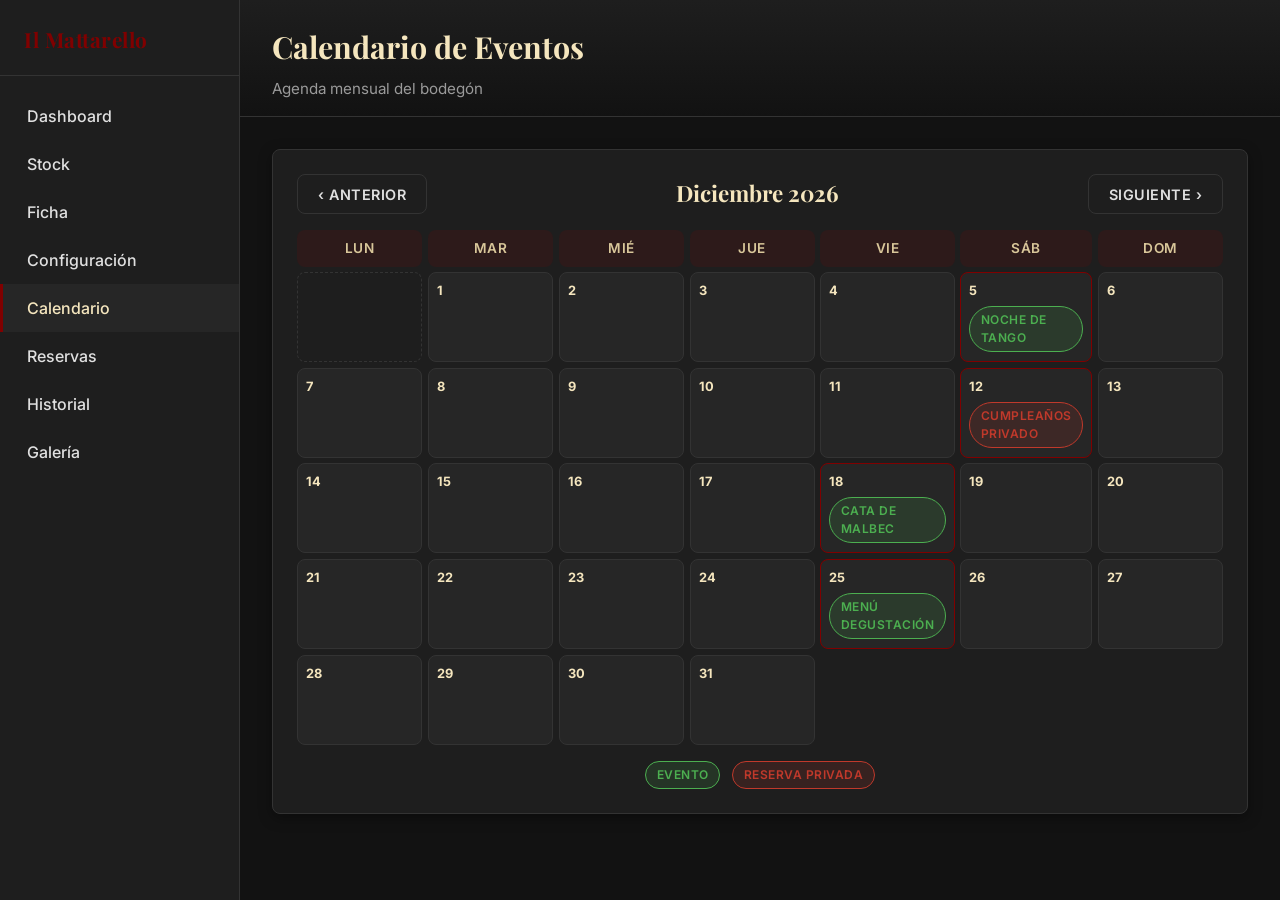
<file: calendario.html>
<!DOCTYPE html>
<html lang="es">
<head>
  <meta charset="UTF-8" />
  <meta name="viewport" content="width=device-width, initial-scale=1.0" />
  <title>Il Mattarello — Calendario</title>
  <link rel="stylesheet" href="styles.css" />
</head>
<body class="page page--calendario">
  <header class="header">
    <h1 class="header__title">Calendario de Eventos</h1>
    <p class="header__subtitle">Agenda mensual del bodegón</p>
  </header>

  <nav class="nav">
    <ul class="nav__list">
      <li class="nav__item"><a class="nav__link" href="index.html">Dashboard</a></li>
      <li class="nav__item"><a class="nav__link" href="inventario.html">Stock</a></li>
      <li class="nav__item"><a class="nav__link" href="perfil.html">Ficha</a></li>
      <li class="nav__item"><a class="nav__link" href="configuracion.html">Configuración</a></li>
      <li class="nav__item"><a class="nav__link nav__link--active" href="calendario.html">Calendario</a></li>
      <li class="nav__item"><a class="nav__link" href="reservas.html">Reservas</a></li>
      <li class="nav__item"><a class="nav__link" href="movimientos.html">Historial</a></li>
      <li class="nav__item"><a class="nav__link" href="galeria.html">Galería</a></li>
    </ul>
  </nav>

  <main class="main">
    <section class="calendario">
      <div class="calendario__toolbar">
        <button class="btn btn--secondary" id="btn-prev">‹ Anterior</button>
        <h2 class="calendario__titulo" id="calendario-titulo"></h2>
        <button class="btn btn--secondary" id="btn-next">Siguiente ›</button>
      </div>
      <div class="calendario__grid" id="calendario-grid"></div>
      <div class="calendario__leyenda">
        <span class="badge badge--ok">Evento</span>
        <span class="badge badge--bajo">Reserva privada</span>
      </div>
    </section>
  </main>

  <script>
    const eventos = {
      5: { tipo: "ok", titulo: "Noche de Tango" },
      12: { tipo: "bajo", titulo: "Cumpleaños privado" },
      18: { tipo: "ok", titulo: "Cata de Malbec" },
      25: { tipo: "ok", titulo: "Menú Degustación" },
    };

    const meses = ["Enero","Febrero","Marzo","Abril","Mayo","Junio","Julio","Agosto","Septiembre","Octubre","Noviembre","Diciembre"];
    const dias = ["Lun","Mar","Mié","Jue","Vie","Sáb","Dom"];
    let cursor = new Date();
    cursor.setDate(1);

    function render() {
      document.getElementById("calendario-titulo").textContent = `${meses[cursor.getMonth()]} ${cursor.getFullYear()}`;
      const grid = document.getElementById("calendario-grid");
      grid.innerHTML = "";
      dias.forEach(d => grid.insertAdjacentHTML("beforeend", `<div class="calendario__dia-header">${d}</div>`));
      const first = (new Date(cursor.getFullYear(), cursor.getMonth(), 1).getDay() + 6) % 7;
      const last = new Date(cursor.getFullYear(), cursor.getMonth()+1, 0).getDate();
      for (let i=0; i<first; i++) grid.insertAdjacentHTML("beforeend", `<div class="calendario__dia calendario__dia--vacio"></div>`);
      for (let d=1; d<=last; d++) {
        const ev = eventos[d];
        grid.insertAdjacentHTML("beforeend", `
          <div class="calendario__dia ${ev ? 'calendario__dia--evento' : ''}">
            <span class="calendario__numero">${d}</span>
            ${ev ? `<span class="badge badge--${ev.tipo}">${ev.titulo}</span>` : ""}
          </div>`);
      }
    }
    document.getElementById("btn-prev").onclick = () => { cursor.setMonth(cursor.getMonth()-1); render(); };
    document.getElementById("btn-next").onclick = () => { cursor.setMonth(cursor.getMonth()+1); render(); };
    render();
  </script>
</body>
</html>
</file>
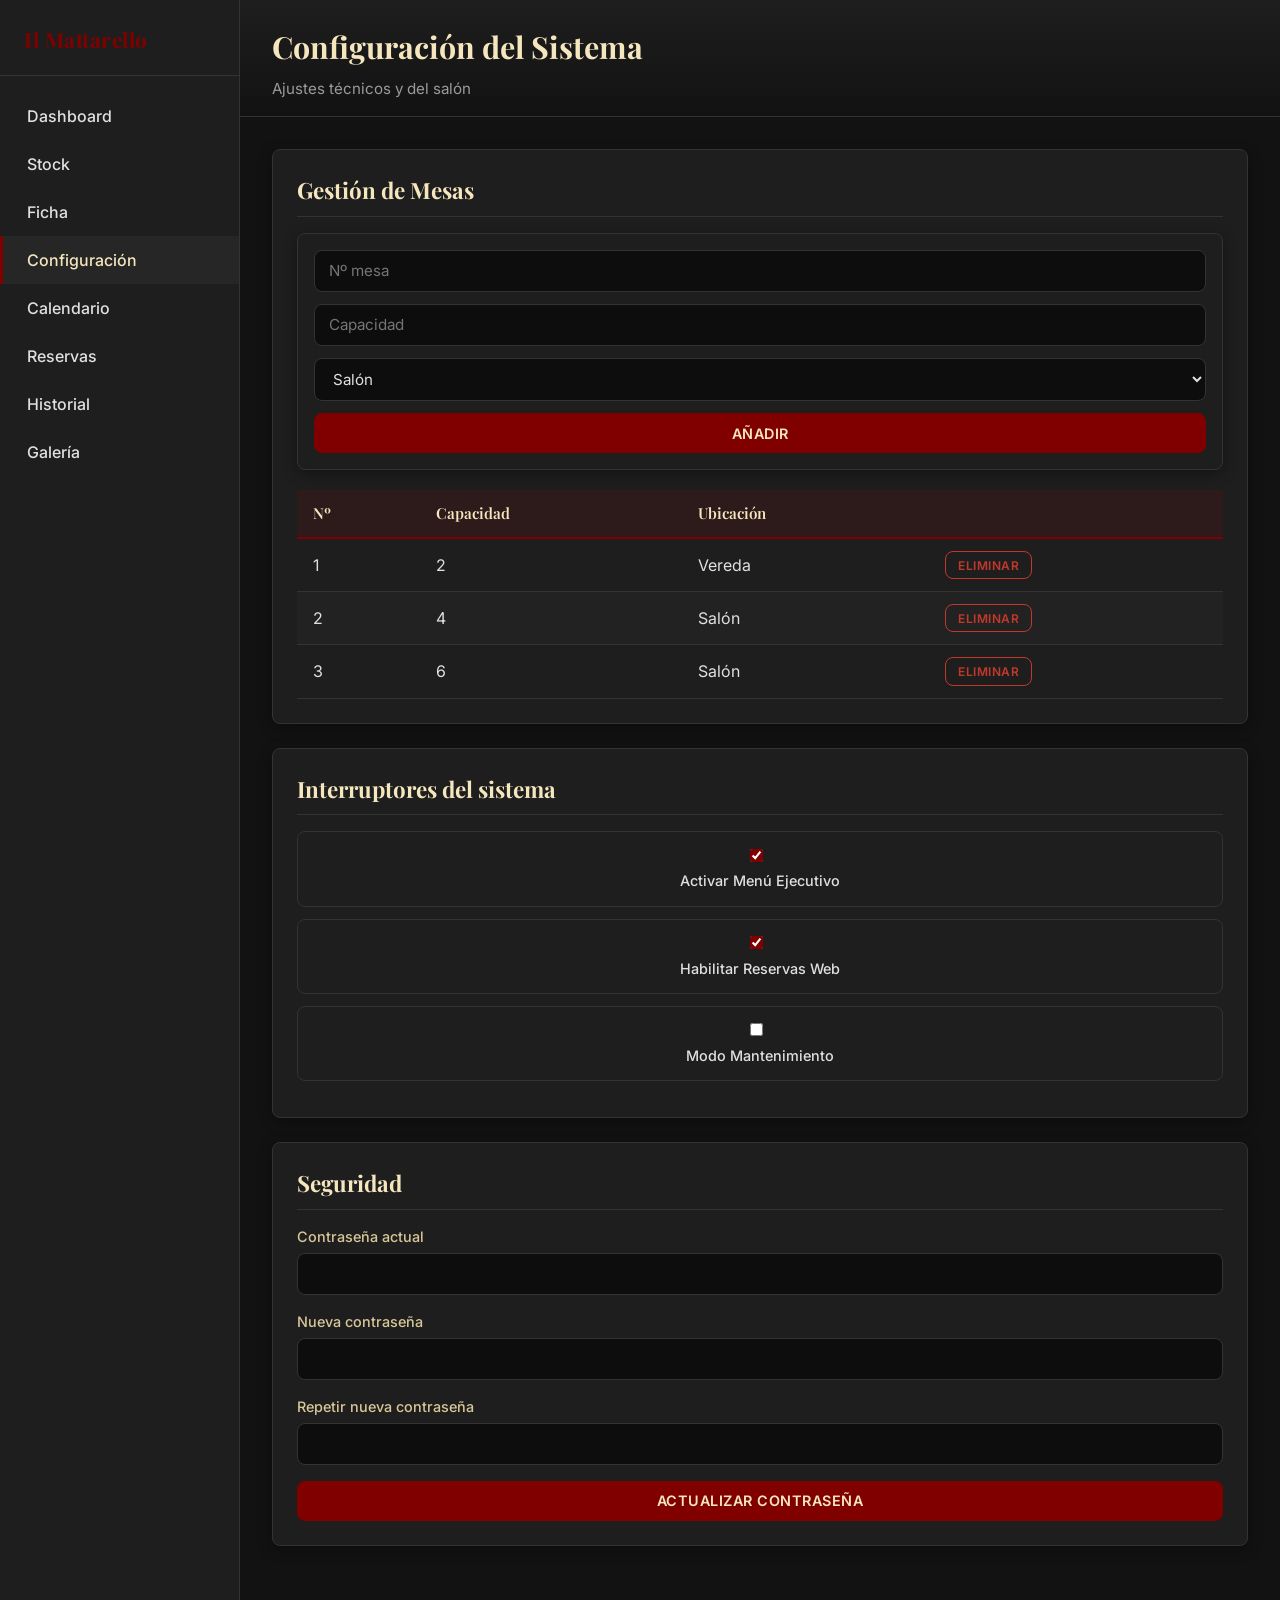
<file: configuracion.html>
<!DOCTYPE html>
<html lang="es">
<head>
  <meta charset="UTF-8" />
  <meta name="viewport" content="width=device-width, initial-scale=1.0" />
  <title>Il Mattarello — Configuración</title>
  <link rel="stylesheet" href="styles.css" />
</head>
<body class="page page--configuracion">
  <header class="header">
    <h1 class="header__title">Configuración del Sistema</h1>
    <p class="header__subtitle">Ajustes técnicos y del salón</p>
  </header>

  <nav class="nav">
    <ul class="nav__list">
      <li class="nav__item"><a class="nav__link" href="index.html">Dashboard</a></li>
      <li class="nav__item"><a class="nav__link" href="inventario.html">Stock</a></li>
      <li class="nav__item"><a class="nav__link" href="perfil.html">Ficha</a></li>
      <li class="nav__item"><a class="nav__link nav__link--active" href="configuracion.html">Configuración</a></li>
      <li class="nav__item"><a class="nav__link" href="calendario.html">Calendario</a></li>
      <li class="nav__item"><a class="nav__link" href="reservas.html">Reservas</a></li>
      <li class="nav__item"><a class="nav__link" href="movimientos.html">Historial</a></li>
      <li class="nav__item"><a class="nav__link" href="galeria.html">Galería</a></li>
    </ul>
  </nav>

  <main class="main">
    <section class="config-seccion config-seccion--mesas">
      <h2 class="config-seccion__titulo">Gestión de Mesas</h2>
      <form class="mesas__form" id="form-mesa">
        <input class="form__input" name="numero" type="number" placeholder="Nº mesa" required />
        <input class="form__input" name="capacidad" type="number" placeholder="Capacidad" required />
        <select class="form__input" name="ubicacion">
          <option value="Salón">Salón</option>
          <option value="Vereda">Vereda</option>
        </select>
        <button class="btn btn--primary" type="submit">Añadir</button>
      </form>
      <table class="mesas__tabla">
        <thead>
          <tr><th>Nº</th><th>Capacidad</th><th>Ubicación</th><th></th></tr>
        </thead>
        <tbody id="mesas-tbody"></tbody>
      </table>
    </section>

    <section class="config-seccion config-seccion--toggles">
      <h2 class="config-seccion__titulo">Interruptores del sistema</h2>
      <label class="toggle">
        <input type="checkbox" class="toggle__input" id="toggle-ejecutivo" checked />
        <span class="toggle__label">Activar Menú Ejecutivo</span>
      </label>
      <label class="toggle">
        <input type="checkbox" class="toggle__input" id="toggle-reservas" checked />
        <span class="toggle__label">Habilitar Reservas Web</span>
      </label>
      <label class="toggle">
        <input type="checkbox" class="toggle__input" id="toggle-mantenimiento" />
        <span class="toggle__label">Modo Mantenimiento</span>
      </label>
    </section>

    <section class="config-seccion config-seccion--seguridad">
      <h2 class="config-seccion__titulo">Seguridad</h2>
      <form class="seguridad__form" id="form-password">
        <label class="form__label">Contraseña actual
          <input class="form__input" type="password" name="actual" required />
        </label>
        <label class="form__label">Nueva contraseña
          <input class="form__input" type="password" name="nueva" required />
        </label>
        <label class="form__label">Repetir nueva contraseña
          <input class="form__input" type="password" name="repetir" required />
        </label>
        <button class="btn btn--primary" type="submit">Actualizar contraseña</button>
      </form>
    </section>
  </main>

  <script>
    const mesas = [
      { numero: 1, capacidad: 2, ubicacion: "Vereda" },
      { numero: 2, capacidad: 4, ubicacion: "Salón" },
      { numero: 3, capacidad: 6, ubicacion: "Salón" },
    ];
    const tbody = document.getElementById("mesas-tbody");

    function renderMesas() {
      tbody.innerHTML = mesas.map((m, i) => `
        <tr class="mesas__row">
          <td>${m.numero}</td>
          <td>${m.capacidad}</td>
          <td>${m.ubicacion}</td>
          <td><button class="btn btn--danger" data-idx="${i}">Eliminar</button></td>
        </tr>`).join("");
      tbody.querySelectorAll("button[data-idx]").forEach(btn => {
        btn.addEventListener("click", () => {
          mesas.splice(parseInt(btn.dataset.idx), 1);
          renderMesas();
        });
      });
    }
    renderMesas();

    document.getElementById("form-mesa").addEventListener("submit", e => {
      e.preventDefault();
      const fd = new FormData(e.target);
      mesas.push({
        numero: parseInt(fd.get("numero")),
        capacidad: parseInt(fd.get("capacidad")),
        ubicacion: fd.get("ubicacion"),
      });
      e.target.reset();
      renderMesas();
    });

    document.getElementById("form-password").addEventListener("submit", e => {
      e.preventDefault();
      const fd = new FormData(e.target);
      if (fd.get("nueva") !== fd.get("repetir")) {
        alert("Las contraseñas no coinciden.");
        return;
      }
      alert("Contraseña actualizada (simulado).");
      e.target.reset();
    });
  </script>
</body>
</html>
</file>
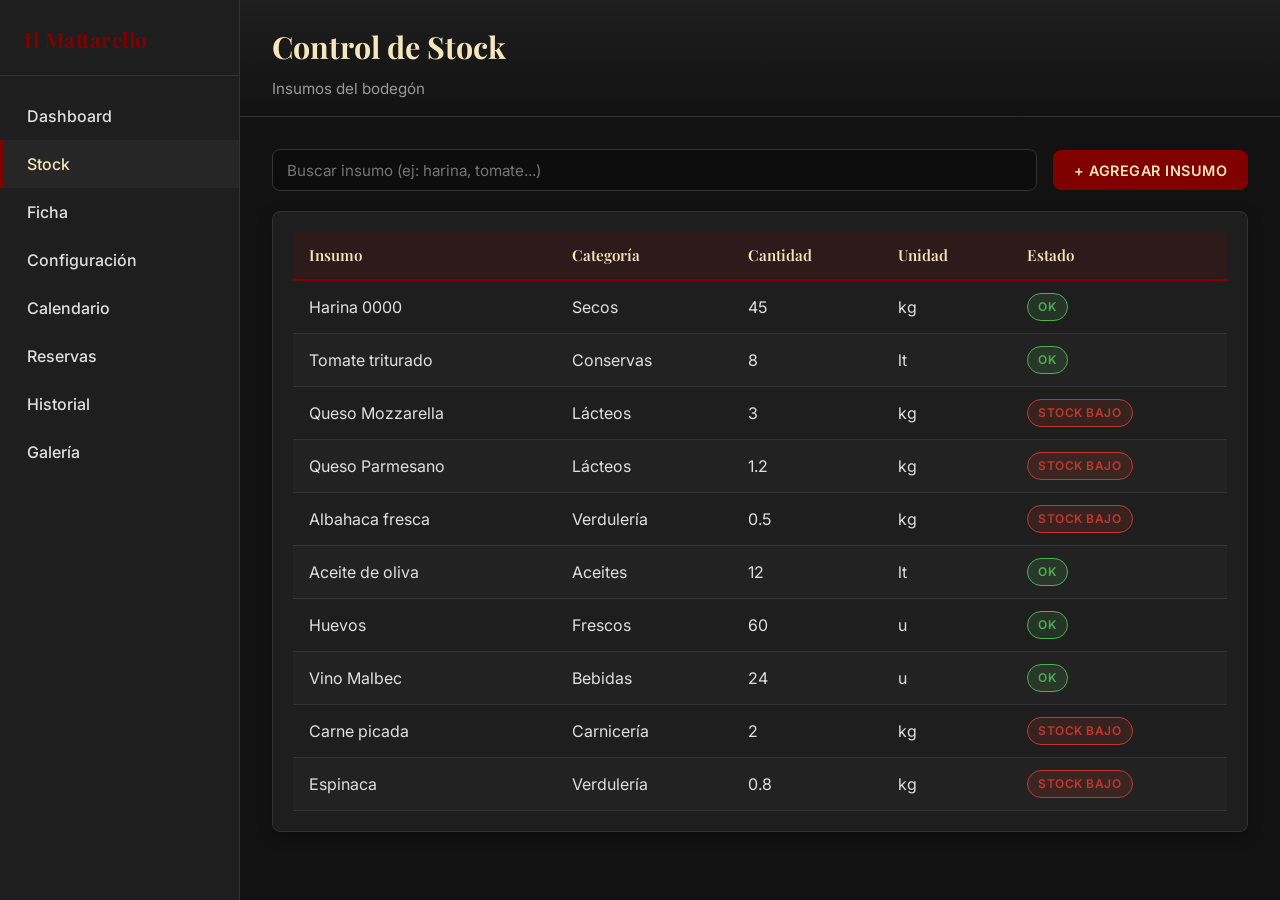
<file: inventario.html>
<!DOCTYPE html>
<html lang="es">
<head>
  <meta charset="UTF-8" />
  <meta name="viewport" content="width=device-width, initial-scale=1.0" />
  <title>Il Mattarello — Stock</title>
  <link rel="stylesheet" href="styles.css" />
</head>
<body class="page page--inventario">
  <header class="header">
    <h1 class="header__title">Control de Stock</h1>
    <p class="header__subtitle">Insumos del bodegón</p>
  </header>

  <nav class="nav">
    <ul class="nav__list">
      <li class="nav__item"><a class="nav__link" href="index.html">Dashboard</a></li>
      <li class="nav__item"><a class="nav__link nav__link--active" href="inventario.html">Stock</a></li>
      <li class="nav__item"><a class="nav__link" href="perfil.html">Ficha</a></li>
      <li class="nav__item"><a class="nav__link" href="configuracion.html">Configuración</a></li>
      <li class="nav__item"><a class="nav__link" href="calendario.html">Calendario</a></li>
      <li class="nav__item"><a class="nav__link" href="reservas.html">Reservas</a></li>
      <li class="nav__item"><a class="nav__link" href="movimientos.html">Historial</a></li>
      <li class="nav__item"><a class="nav__link" href="galeria.html">Galería</a></li>
    </ul>
  </nav>

  <main class="main">
    <section class="inventario__toolbar">
      <input
        type="text"
        id="buscador-insumo"
        class="inventario__buscador"
        placeholder="Buscar insumo (ej: harina, tomate...)"
      />
      <button class="btn btn--primary" id="btn-agregar-insumo">+ Agregar Insumo</button>
    </section>

    <section class="inventario__tabla-wrapper">
      <table class="inventario__tabla">
        <thead>
          <tr>
            <th>Insumo</th><th>Categoría</th><th>Cantidad</th><th>Unidad</th><th>Estado</th>
          </tr>
        </thead>
        <tbody id="inventario-tbody"></tbody>
      </table>
    </section>
  </main>

  <!-- Modal simulado -->
  <div class="modal modal--hidden" id="modal-insumo">
    <div class="modal__content">
      <h2 class="modal__title">Agregar Insumo</h2>
      <form class="modal__form" id="form-insumo">
        <label class="form__label">Insumo
          <input class="form__input" name="nombre" required />
        </label>
        <label class="form__label">Categoría
          <input class="form__input" name="categoria" required />
        </label>
        <label class="form__label">Cantidad
          <input class="form__input" name="cantidad" type="number" required />
        </label>
        <label class="form__label">Unidad
          <input class="form__input" name="unidad" placeholder="kg, lt, u..." required />
        </label>
        <div class="modal__actions">
          <button type="button" class="btn btn--secondary" id="btn-cancelar">Cancelar</button>
          <button type="submit" class="btn btn--primary">Guardar</button>
        </div>
      </form>
    </div>
  </div>

  <script>
    const insumos = [
      { nombre: "Harina 0000", categoria: "Secos", cantidad: 45, unidad: "kg" },
      { nombre: "Tomate triturado", categoria: "Conservas", cantidad: 8, unidad: "lt" },
      { nombre: "Queso Mozzarella", categoria: "Lácteos", cantidad: 3, unidad: "kg" },
      { nombre: "Queso Parmesano", categoria: "Lácteos", cantidad: 1.2, unidad: "kg" },
      { nombre: "Albahaca fresca", categoria: "Verdulería", cantidad: 0.5, unidad: "kg" },
      { nombre: "Aceite de oliva", categoria: "Aceites", cantidad: 12, unidad: "lt" },
      { nombre: "Huevos", categoria: "Frescos", cantidad: 60, unidad: "u" },
      { nombre: "Vino Malbec", categoria: "Bebidas", cantidad: 24, unidad: "u" },
      { nombre: "Carne picada", categoria: "Carnicería", cantidad: 2, unidad: "kg" },
      { nombre: "Espinaca", categoria: "Verdulería", cantidad: 0.8, unidad: "kg" },
    ];

    const UMBRAL_BAJO = 5;
    const tbody = document.getElementById("inventario-tbody");
    const buscador = document.getElementById("buscador-insumo");

    function render(filtro = "") {
      const f = filtro.trim().toLowerCase();
      tbody.innerHTML = insumos
        .filter(i => i.nombre.toLowerCase().includes(f))
        .map(i => {
          const bajo = i.cantidad <= UMBRAL_BAJO;
          const estadoClass = bajo ? "badge badge--bajo" : "badge badge--ok";
          const estadoLabel = bajo ? "Stock Bajo" : "OK";
          return `
            <tr class="inventario__row">
              <td>${i.nombre}</td>
              <td>${i.categoria}</td>
              <td>${i.cantidad}</td>
              <td>${i.unidad}</td>
              <td><span class="${estadoClass}">${estadoLabel}</span></td>
            </tr>`;
        }).join("");
    }
    render();

    buscador.addEventListener("input", e => render(e.target.value));

    // Modal
    const modal = document.getElementById("modal-insumo");
    document.getElementById("btn-agregar-insumo").addEventListener("click", () => modal.classList.remove("modal--hidden"));
    document.getElementById("btn-cancelar").addEventListener("click", () => modal.classList.add("modal--hidden"));
    document.getElementById("form-insumo").addEventListener("submit", e => {
      e.preventDefault();
      const fd = new FormData(e.target);
      insumos.push({
        nombre: fd.get("nombre"),
        categoria: fd.get("categoria"),
        cantidad: parseFloat(fd.get("cantidad")),
        unidad: fd.get("unidad"),
      });
      e.target.reset();
      modal.classList.add("modal--hidden");
      render(buscador.value);
    });
  </script>
</body>
</html>
</file>
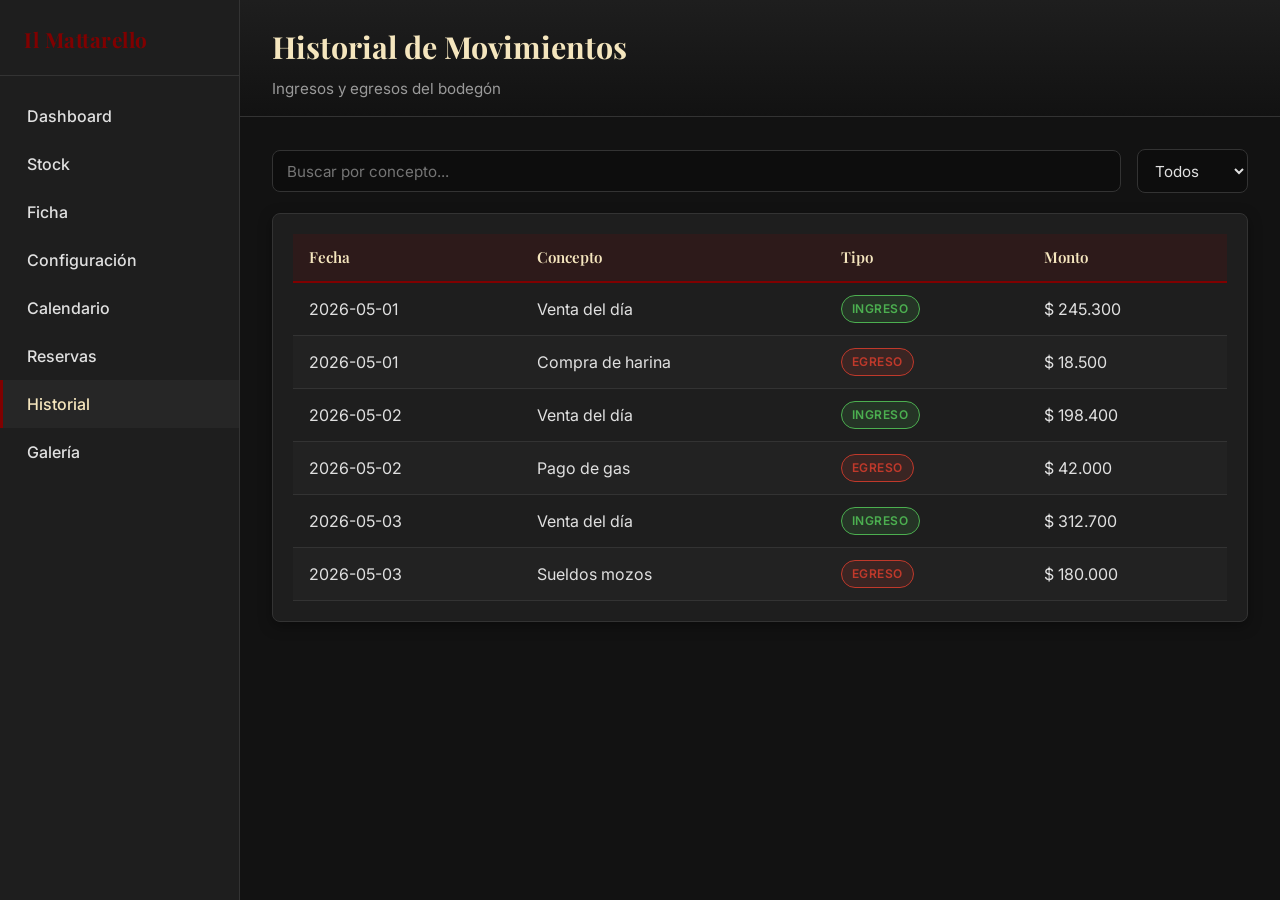
<file: movimientos.html>
<!DOCTYPE html>
<html lang="es">
<head>
  <meta charset="UTF-8" />
  <meta name="viewport" content="width=device-width, initial-scale=1.0" />
  <title>Il Mattarello — Historial</title>
  <link rel="stylesheet" href="styles.css" />
</head>
<body class="page page--movimientos">
  <header class="header">
    <h1 class="header__title">Historial de Movimientos</h1>
    <p class="header__subtitle">Ingresos y egresos del bodegón</p>
  </header>

  <nav class="nav">
    <ul class="nav__list">
      <li class="nav__item"><a class="nav__link" href="index.html">Dashboard</a></li>
      <li class="nav__item"><a class="nav__link" href="inventario.html">Stock</a></li>
      <li class="nav__item"><a class="nav__link" href="perfil.html">Ficha</a></li>
      <li class="nav__item"><a class="nav__link" href="configuracion.html">Configuración</a></li>
      <li class="nav__item"><a class="nav__link" href="calendario.html">Calendario</a></li>
      <li class="nav__item"><a class="nav__link" href="reservas.html">Reservas</a></li>
      <li class="nav__item"><a class="nav__link nav__link--active" href="movimientos.html">Historial</a></li>
      <li class="nav__item"><a class="nav__link" href="galeria.html">Galería</a></li>
    </ul>
  </nav>

  <main class="main">
    <section class="toolbar">
      <input type="search" id="buscador-mov" placeholder="Buscar por concepto..." />
      <select id="filtro-tipo" class="form__input">
        <option value="">Todos</option>
        <option value="ingreso">Ingresos</option>
        <option value="egreso">Egresos</option>
      </select>
    </section>

    <div class="tabla-wrapper">
      <table>
        <thead>
          <tr><th>Fecha</th><th>Concepto</th><th>Tipo</th><th>Monto</th></tr>
        </thead>
        <tbody id="mov-tbody"></tbody>
      </table>
    </div>
  </main>

  <script>
    const movimientos = [
      { fecha: "2026-05-01", concepto: "Venta del día", tipo: "ingreso", monto: 245300 },
      { fecha: "2026-05-01", concepto: "Compra de harina", tipo: "egreso", monto: 18500 },
      { fecha: "2026-05-02", concepto: "Venta del día", tipo: "ingreso", monto: 198400 },
      { fecha: "2026-05-02", concepto: "Pago de gas", tipo: "egreso", monto: 42000 },
      { fecha: "2026-05-03", concepto: "Venta del día", tipo: "ingreso", monto: 312700 },
      { fecha: "2026-05-03", concepto: "Sueldos mozos",  tipo: "egreso", monto: 180000 },
    ];
    const tbody = document.getElementById("mov-tbody");
    const buscador = document.getElementById("buscador-mov");
    const filtro = document.getElementById("filtro-tipo");

    function fmt(n){ return "$ " + n.toLocaleString("es-AR"); }
    function render() {
      const q = buscador.value.toLowerCase();
      const t = filtro.value;
      tbody.innerHTML = movimientos
        .filter(m => m.concepto.toLowerCase().includes(q) && (!t || m.tipo === t))
        .map(m => `
          <tr>
            <td>${m.fecha}</td>
            <td>${m.concepto}</td>
            <td><span class="badge badge--${m.tipo === 'ingreso' ? 'ok' : 'bajo'}">${m.tipo}</span></td>
            <td>${fmt(m.monto)}</td>
          </tr>`).join("");
    }
    buscador.oninput = render;
    filtro.onchange = render;
    render();
  </script>
</body>
</html>
</file>
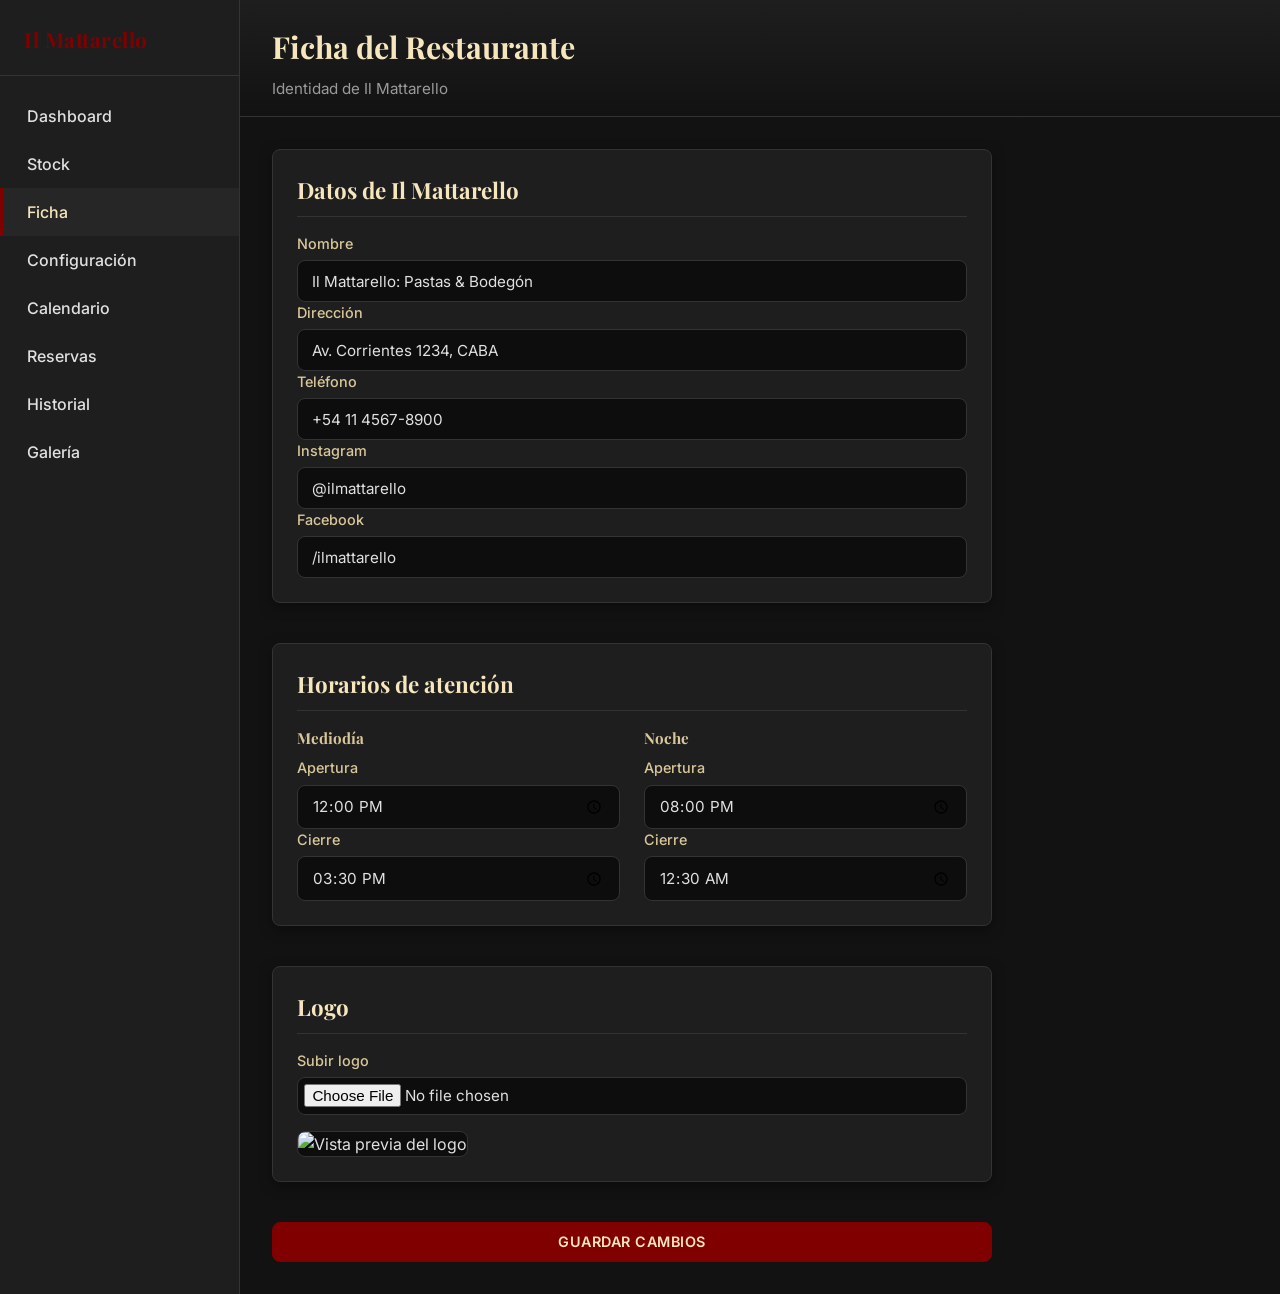
<file: perfil.html>
<!DOCTYPE html>
<html lang="es">
<head>
  <meta charset="UTF-8" />
  <meta name="viewport" content="width=device-width, initial-scale=1.0" />
  <title>Il Mattarello — Ficha</title>
  <link rel="stylesheet" href="styles.css" />
</head>
<body class="page page--perfil">
  <header class="header">
    <h1 class="header__title">Ficha del Restaurante</h1>
    <p class="header__subtitle">Identidad de Il Mattarello</p>
  </header>

  <nav class="nav">
    <ul class="nav__list">
      <li class="nav__item"><a class="nav__link" href="index.html">Dashboard</a></li>
      <li class="nav__item"><a class="nav__link" href="inventario.html">Stock</a></li>
      <li class="nav__item"><a class="nav__link nav__link--active" href="perfil.html">Ficha</a></li>
      <li class="nav__item"><a class="nav__link" href="configuracion.html">Configuración</a></li>
      <li class="nav__item"><a class="nav__link" href="calendario.html">Calendario</a></li>
      <li class="nav__item"><a class="nav__link" href="reservas.html">Reservas</a></li>
      <li class="nav__item"><a class="nav__link" href="movimientos.html">Historial</a></li>
      <li class="nav__item"><a class="nav__link" href="galeria.html">Galería</a></li>
    </ul>
  </nav>

  <main class="main">
    <form class="perfil__form" id="form-perfil">
      <section class="perfil__seccion perfil__seccion--datos">
        <h2 class="perfil__titulo">Datos de Il Mattarello</h2>
        <label class="form__label">Nombre
          <input class="form__input" name="nombre" value="Il Mattarello: Pastas & Bodegón" />
        </label>
        <label class="form__label">Dirección
          <input class="form__input" name="direccion" value="Av. Corrientes 1234, CABA" />
        </label>
        <label class="form__label">Teléfono
          <input class="form__input" name="telefono" value="+54 11 4567-8900" />
        </label>
        <label class="form__label">Instagram
          <input class="form__input" name="instagram" value="@ilmattarello" />
        </label>
        <label class="form__label">Facebook
          <input class="form__input" name="facebook" value="/ilmattarello" />
        </label>
      </section>

      <section class="perfil__seccion perfil__seccion--horarios">
        <h2 class="perfil__titulo">Horarios de atención</h2>
        <div class="horarios">
          <div class="horarios__turno">
            <h3 class="horarios__subtitulo">Mediodía</h3>
            <label class="form__label">Apertura
              <input class="form__input" type="time" value="12:00" />
            </label>
            <label class="form__label">Cierre
              <input class="form__input" type="time" value="15:30" />
            </label>
          </div>
          <div class="horarios__turno">
            <h3 class="horarios__subtitulo">Noche</h3>
            <label class="form__label">Apertura
              <input class="form__input" type="time" value="20:00" />
            </label>
            <label class="form__label">Cierre
              <input class="form__input" type="time" value="00:30" />
            </label>
          </div>
        </div>
      </section>

      <section class="perfil__seccion perfil__seccion--logo">
        <h2 class="perfil__titulo">Logo</h2>
        <label class="form__label">Subir logo
          <input class="form__input" type="file" id="input-logo" accept="image/*" />
        </label>
        <div class="logo-preview">
          <img id="logo-preview-img" class="logo-preview__img" alt="Vista previa del logo" />
        </div>
      </section>

      <button type="submit" class="btn btn--primary">Guardar cambios</button>
    </form>
  </main>

  <script>
    const inputLogo = document.getElementById("input-logo");
    const previewImg = document.getElementById("logo-preview-img");

    inputLogo.addEventListener("change", e => {
      const file = e.target.files[0];
      if (!file) return;
      const reader = new FileReader();
      reader.onload = ev => { previewImg.src = ev.target.result; };
      reader.readAsDataURL(file);
    });

    document.getElementById("form-perfil").addEventListener("submit", e => {
      e.preventDefault();
      alert("Cambios guardados (simulado).");
    });
  </script>
</body>
</html>
</file>
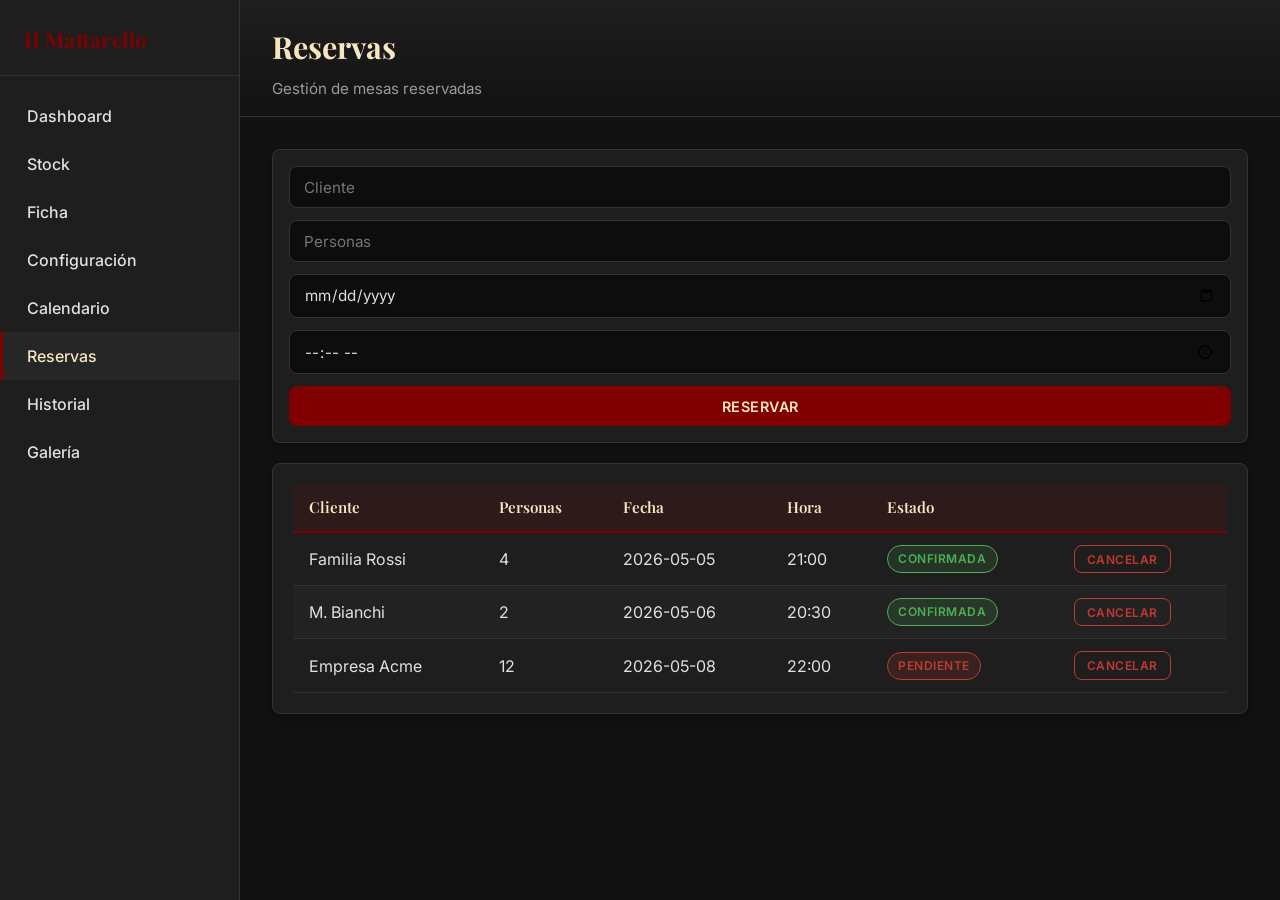
<file: reservas.html>
<!DOCTYPE html>
<html lang="es">
<head>
  <meta charset="UTF-8" />
  <meta name="viewport" content="width=device-width, initial-scale=1.0" />
  <title>Il Mattarello — Reservas</title>
  <link rel="stylesheet" href="styles.css" />
</head>
<body class="page page--reservas">
  <header class="header">
    <h1 class="header__title">Reservas</h1>
    <p class="header__subtitle">Gestión de mesas reservadas</p>
  </header>

  <nav class="nav">
    <ul class="nav__list">
      <li class="nav__item"><a class="nav__link" href="index.html">Dashboard</a></li>
      <li class="nav__item"><a class="nav__link" href="inventario.html">Stock</a></li>
      <li class="nav__item"><a class="nav__link" href="perfil.html">Ficha</a></li>
      <li class="nav__item"><a class="nav__link" href="configuracion.html">Configuración</a></li>
      <li class="nav__item"><a class="nav__link" href="calendario.html">Calendario</a></li>
      <li class="nav__item"><a class="nav__link nav__link--active" href="reservas.html">Reservas</a></li>
      <li class="nav__item"><a class="nav__link" href="movimientos.html">Historial</a></li>
      <li class="nav__item"><a class="nav__link" href="galeria.html">Galería</a></li>
    </ul>
  </nav>

  <main class="main">
    <section class="reservas">
      <form class="reservas__form" id="form-reserva">
        <input class="form__input" name="cliente" placeholder="Cliente" required />
        <input class="form__input" name="personas" type="number" min="1" placeholder="Personas" required />
        <input class="form__input" name="fecha" type="date" required />
        <input class="form__input" name="hora" type="time" required />
        <button type="submit" class="btn btn--primary">Reservar</button>
      </form>

      <div class="tabla-wrapper">
        <table>
          <thead>
            <tr><th>Cliente</th><th>Personas</th><th>Fecha</th><th>Hora</th><th>Estado</th><th></th></tr>
          </thead>
          <tbody id="reservas-tbody"></tbody>
        </table>
      </div>
    </section>
  </main>

  <script>
    const reservas = [
      { cliente: "Familia Rossi", personas: 4, fecha: "2026-05-05", hora: "21:00", estado: "ok" },
      { cliente: "M. Bianchi",    personas: 2, fecha: "2026-05-06", hora: "20:30", estado: "ok" },
      { cliente: "Empresa Acme",  personas: 12,fecha: "2026-05-08", hora: "22:00", estado: "bajo" },
    ];
    const tbody = document.getElementById("reservas-tbody");
    function render() {
      tbody.innerHTML = reservas.map((r,i) => `
        <tr>
          <td>${r.cliente}</td>
          <td>${r.personas}</td>
          <td>${r.fecha}</td>
          <td>${r.hora}</td>
          <td><span class="badge badge--${r.estado}">${r.estado === 'ok' ? 'Confirmada' : 'Pendiente'}</span></td>
          <td><button class="btn btn--danger" data-i="${i}">Cancelar</button></td>
        </tr>`).join("");
      tbody.querySelectorAll("button[data-i]").forEach(b => b.onclick = () => { reservas.splice(b.dataset.i,1); render(); });
    }
    render();
    document.getElementById("form-reserva").addEventListener("submit", e => {
      e.preventDefault();
      const fd = new FormData(e.target);
      reservas.push({ cliente: fd.get("cliente"), personas: +fd.get("personas"), fecha: fd.get("fecha"), hora: fd.get("hora"), estado: "bajo" });
      e.target.reset();
      render();
    });
  </script>
</body>
</html>
</file>
<file: styles.css>
/* =========================================================
   Il Mattarello — Sistema de Estilos Unificado
   Estética: Bodegón Italiano · Modo Oscuro Elegante
   ========================================================= */

@import url('https://fonts.googleapis.com/css2?family=Playfair+Display:wght@600;700&family=Inter:wght@400;500;600&display=swap');

/* ---------- Tokens ---------- */
:root {
  --bg:            #121212;
  --surface:       #1e1e1e;
  --surface-2:     #262626;
  --border:        #333333;

  --primary:       #800000;   /* Bordó vino */
  --primary-hover: #a83232;
  --accent:        #c0392b;   /* Terracota */
  --gold:          #f5e6be;   /* Crema dorada */
  --gold-soft:     #d9c79a;

  --text:          #e0e0e0;
  --text-muted:    #9a9a9a;

  --ok:            #4caf50;
  --warn:          #e67e22;
  --danger:        #c0392b;

  --radius:        8px;
  --radius-lg:     12px;
  --shadow:        0 4px 14px rgba(0,0,0,0.35);
  --shadow-lg:     0 10px 30px rgba(0,0,0,0.5);

  --font-title:    'Playfair Display', Georgia, serif;
  --font-body:     'Inter', system-ui, sans-serif;
}

/* ---------- Reset ---------- */
* { box-sizing: border-box; }
html, body { margin: 0; padding: 0; }
body {
  font-family: var(--font-body);
  background: var(--bg);
  color: var(--text);
  line-height: 1.5;
  min-height: 100vh;
  display: grid;
  grid-template-columns: 240px 1fr;
  grid-template-rows: auto 1fr;
  grid-template-areas:
    "nav header"
    "nav main";
}

h1, h2, h3 { font-family: var(--font-title); color: var(--gold); margin: 0 0 .5rem; font-weight: 700; }
h1 { font-size: 1.9rem; }
h2 { font-size: 1.4rem; }
h3 { font-size: 1.1rem; }
a  { color: var(--gold); text-decoration: none; }

/* ---------- Header ---------- */
.header, .site-header {
  grid-area: header;
  padding: 1.5rem 2rem 1rem;
  border-bottom: 1px solid var(--border);
  background: linear-gradient(180deg, var(--surface), transparent);
}
.header__title, .site-header h1 { color: var(--gold); }
.header__subtitle, .site-header p { color: var(--text-muted); margin: 0; font-size: .95rem; }

/* ---------- Sidebar Navigation ---------- */
.nav, .site-nav {
  grid-area: nav;
  background: var(--surface);
  border-right: 1px solid var(--border);
  padding: 1.5rem 0;
  min-height: 100vh;
}
.nav::before, .site-nav::before {
  content: "Il Mattarello";
  display: block;
  font-family: var(--font-title);
  color: var(--primary);
  font-size: 1.3rem;
  font-weight: 700;
  padding: 0 1.5rem 1.25rem;
  border-bottom: 1px solid var(--border);
  letter-spacing: .5px;
}
.nav__list, .site-nav ul {
  list-style: none;
  margin: 1rem 0 0;
  padding: 0;
  display: flex;
  flex-direction: column;
}
.nav__item, .site-nav li { margin: 0; }
.nav__link, .site-nav a, .nav-link {
  display: block;
  padding: .75rem 1.5rem;
  color: var(--text);
  font-weight: 500;
  border-left: 3px solid transparent;
  transition: background .2s, color .2s, border-color .2s;
}
.nav__link:hover, .site-nav a:hover, .nav-link:hover {
  background: var(--surface-2);
  color: var(--gold);
}
.nav__link--active, .site-nav a.active, .nav-link.active {
  background: var(--surface-2);
  color: var(--gold);
  border-left-color: var(--primary);
}

/* ---------- Main ---------- */
.main, main {
  grid-area: main;
  padding: 2rem;
  overflow-x: auto;
}

/* ---------- KPI Grid ---------- */
.kpi-grid {
  display: grid;
  grid-template-columns: repeat(auto-fit, minmax(220px, 1fr));
  gap: 1.25rem;
  margin-bottom: 2rem;
}
.kpi-card {
  background: var(--surface);
  border: 1px solid var(--border);
  border-radius: var(--radius);
  padding: 1.25rem;
  box-shadow: var(--shadow);
  border-top: 3px solid var(--primary);
}
.kpi-card__label { color: var(--text-muted); font-size: .85rem; text-transform: uppercase; letter-spacing: 1px; margin: 0 0 .5rem; font-family: var(--font-body); }
.kpi-card__value { font-family: var(--font-title); font-size: 1.6rem; color: var(--gold); margin: 0; }

/* ---------- Charts ---------- */
.charts-grid {
  display: grid;
  grid-template-columns: 2fr 1fr;
  gap: 1.5rem;
  margin-bottom: 2rem;
}
.chart-card {
  background: var(--surface);
  border: 1px solid var(--border);
  border-radius: var(--radius);
  padding: 1.25rem;
  box-shadow: var(--shadow);
}
.chart-card__title { color: var(--gold-soft); margin-bottom: 1rem; font-size: 1rem; font-family: var(--font-body); font-weight: 600; }
.chart-card canvas { max-height: 320px; }

/* ---------- Tables ---------- */
.comandas, .inventario__tabla-wrapper, .tabla-wrapper {
  background: var(--surface);
  border: 1px solid var(--border);
  border-radius: var(--radius);
  padding: 1.25rem;
  box-shadow: var(--shadow);
  overflow-x: auto;
}
table {
  width: 100%;
  border-collapse: collapse;
}
thead th {
  text-align: left;
  padding: .75rem 1rem;
  font-family: var(--font-title);
  color: var(--gold);
  background: rgba(128, 0, 0, 0.15);
  border-bottom: 2px solid var(--primary);
  font-weight: 600;
  font-size: .95rem;
}
tbody td {
  padding: .75rem 1rem;
  border-bottom: 1px solid var(--border);
  color: var(--text);
}
tbody tr:nth-child(even) { background: rgba(255,255,255,0.02); }
tbody tr:hover { background: rgba(245,230,190,0.04); }

/* ---------- Badges ---------- */
.badge {
  display: inline-block;
  padding: .25rem .65rem;
  border-radius: 999px;
  font-size: .75rem;
  font-weight: 600;
  text-transform: uppercase;
  letter-spacing: .5px;
}
.badge--ok    { background: rgba(76,175,80,.15);  color: var(--ok);    border: 1px solid var(--ok); }
.badge--bajo  { background: rgba(192,57,43,.15);  color: var(--danger); border: 1px solid var(--danger); }

/* ---------- Toolbar / Search ---------- */
.inventario__toolbar, .toolbar {
  display: flex;
  gap: 1rem;
  margin-bottom: 1.25rem;
  flex-wrap: wrap;
  align-items: center;
}
.inventario__buscador, input[type="search"] {
  flex: 1;
  min-width: 240px;
}

/* ---------- Forms ---------- */
form { display: flex; flex-direction: column; gap: 1rem; }
.form__label, label {
  display: flex;
  flex-direction: column;
  gap: .35rem;
  color: var(--gold-soft);
  font-size: .9rem;
  font-weight: 500;
}
.form__input, input, select, textarea {
  background: #0d0d0d;
  border: 1px solid var(--border);
  border-radius: var(--radius);
  padding: .65rem .85rem;
  color: var(--text);
  font-family: var(--font-body);
  font-size: .95rem;
  transition: border-color .2s, box-shadow .2s;
}
.form__input:focus, input:focus, select:focus, textarea:focus {
  outline: none;
  border-color: var(--gold);
  box-shadow: 0 0 0 3px rgba(245,230,190,.15);
}
input[type="file"] { padding: .4rem; }
input[type="checkbox"], input[type="radio"] { width: auto; accent-color: var(--primary); }

/* ---------- Buttons ---------- */
.btn {
  display: inline-block;
  padding: .65rem 1.25rem;
  border-radius: var(--radius);
  border: 1px solid transparent;
  font-family: var(--font-body);
  font-weight: 600;
  font-size: .9rem;
  cursor: pointer;
  transition: all .2s ease;
  text-transform: uppercase;
  letter-spacing: .5px;
}
.btn--primary, .btn-primary {
  background: var(--primary);
  color: var(--gold);
  border-color: var(--primary);
}
.btn--primary:hover, .btn-primary:hover {
  background: var(--primary-hover);
  border-color: var(--primary-hover);
}
.btn--secondary {
  background: transparent;
  color: var(--text);
  border-color: var(--border);
}
.btn--secondary:hover { background: var(--surface-2); }
.btn--danger, .btn-delete {
  background: transparent;
  color: var(--danger);
  border-color: var(--danger);
}
.btn--danger:hover, .btn-delete:hover {
  background: var(--danger);
  color: #fff;
}

/* ---------- Modal ---------- */
.modal {
  position: fixed; inset: 0;
  background: rgba(0,0,0,.7);
  display: flex; align-items: center; justify-content: center;
  z-index: 100;
  padding: 1rem;
}
.modal--hidden { display: none; }
.modal__content {
  background: var(--surface);
  border: 1px solid var(--border);
  border-radius: var(--radius-lg);
  padding: 2rem;
  max-width: 480px;
  width: 100%;
  box-shadow: var(--shadow-lg);
}
.modal__title { margin-bottom: 1.25rem; }
.modal__actions {
  display: flex; justify-content: flex-end; gap: .75rem; margin-top: .5rem;
}

/* ---------- Perfil ---------- */
.perfil__form { max-width: 720px; }
.perfil__seccion {
  background: var(--surface);
  border: 1px solid var(--border);
  border-radius: var(--radius);
  padding: 1.5rem;
  margin-bottom: 1.5rem;
  box-shadow: var(--shadow);
}
.perfil__titulo { color: var(--gold); margin-bottom: 1rem; border-bottom: 1px solid var(--border); padding-bottom: .5rem; }
.horarios { display: grid; grid-template-columns: 1fr 1fr; gap: 1.5rem; }
.horarios__subtitulo { color: var(--gold-soft); font-size: .95rem; margin-bottom: .5rem; }
.logo-preview { margin-top: 1rem; }
.logo-preview__img { max-width: 180px; max-height: 180px; border-radius: var(--radius); border: 1px solid var(--border); background: #0d0d0d; }

/* ---------- Configuración / Toggles ---------- */
.toggle, .config__item {
  display: flex;
  justify-content: space-between;
  align-items: center;
  padding: .85rem 1rem;
  background: var(--surface);
  border: 1px solid var(--border);
  border-radius: var(--radius);
  margin-bottom: .75rem;
}
.toggle__label { color: var(--text); font-weight: 500; }

/* ---------- Galería (Grid) ---------- */
.galeria, .galeria__grid {
  display: grid;
  grid-template-columns: repeat(auto-fill, minmax(220px, 1fr));
  gap: 1rem;
}
.galeria img, .galeria__item img {
  width: 100%; height: 200px; object-fit: cover;
  border-radius: var(--radius);
  border: 1px solid var(--border);
  transition: transform .25s, box-shadow .25s;
}
.galeria img:hover, .galeria__item img:hover {
  transform: scale(1.03);
  box-shadow: var(--shadow-lg);
}

/* ---------- Responsive ---------- */
@media (max-width: 900px) {
  body {
    grid-template-columns: 1fr;
    grid-template-areas:
      "header"
      "nav"
      "main";
  }
  .nav, .site-nav { min-height: auto; border-right: none; border-bottom: 1px solid var(--border); }
  .nav__list, .site-nav ul { flex-direction: row; flex-wrap: wrap; }
  .nav__link, .site-nav a, .nav-link { border-left: none; border-bottom: 3px solid transparent; }
  .nav__link--active, .site-nav a.active, .nav-link.active { border-left: none; border-bottom-color: var(--primary); }
  .charts-grid { grid-template-columns: 1fr; }
  .horarios { grid-template-columns: 1fr; }
}

/* ---------- Comandas / Section title ---------- */
.comandas { background: var(--surface); border:1px solid var(--border); border-radius: var(--radius); padding: 1.25rem; box-shadow: var(--shadow); }
.comandas__title { color: var(--gold); margin-bottom: 1rem; }

/* ---------- Reservas / Mesas form (inline) ---------- */
.reservas__form, .mesas__form {
  display: flex; flex-wrap: wrap; gap: .75rem; margin-bottom: 1.25rem;
  background: var(--surface); border:1px solid var(--border); border-radius: var(--radius); padding: 1rem; box-shadow: var(--shadow);
}
.reservas__form input, .reservas__form select, .mesas__form input, .mesas__form select { flex:1; min-width: 160px; }

/* ---------- Config secciones ---------- */
.config-seccion {
  background: var(--surface); border:1px solid var(--border); border-radius: var(--radius);
  padding: 1.5rem; margin-bottom: 1.5rem; box-shadow: var(--shadow);
}
.config-seccion__titulo { color: var(--gold); margin-bottom: 1rem; border-bottom: 1px solid var(--border); padding-bottom: .5rem; }
.toggle { cursor: pointer; }
.toggle__input { margin-right: .75rem; }

/* ---------- Calendario ---------- */
.calendario { background: var(--surface); border:1px solid var(--border); border-radius: var(--radius); padding: 1.5rem; box-shadow: var(--shadow); }
.calendario__toolbar { display: flex; justify-content: space-between; align-items: center; margin-bottom: 1rem; gap: 1rem; }
.calendario__titulo { color: var(--gold); font-family: var(--font-title); margin: 0; text-transform: capitalize; }
.calendario__grid { display: grid; grid-template-columns: repeat(7, 1fr); gap: .35rem; }
.calendario__dia-header {
  text-align: center; padding: .5rem; font-weight: 600; color: var(--gold-soft);
  background: rgba(128,0,0,.15); border-radius: var(--radius); font-size: .85rem;
  text-transform: uppercase; letter-spacing: .5px;
}
.calendario__dia {
  min-height: 90px; padding: .5rem; background: var(--surface-2);
  border:1px solid var(--border); border-radius: var(--radius);
  display: flex; flex-direction: column; gap: .35rem; font-size: .8rem;
}
.calendario__dia--vacio { background: transparent; border: 1px dashed var(--border); }
.calendario__dia--evento { border-color: var(--primary); }
.calendario__numero { font-weight: 700; color: var(--gold); }
.calendario__leyenda { display: flex; gap: .75rem; margin-top: 1rem; justify-content: center; }

/* ---------- Headings inside sections ---------- */
.reservas h2, .galeria-section h2 { color: var(--gold); margin-bottom: 1rem; }

/* ---------- Buttons spacing in tables ---------- */
tbody td .btn { padding: .35rem .75rem; font-size: .75rem; }

/* ---------- Chart.js dark text ---------- */
canvas { background: transparent; }
</file>
